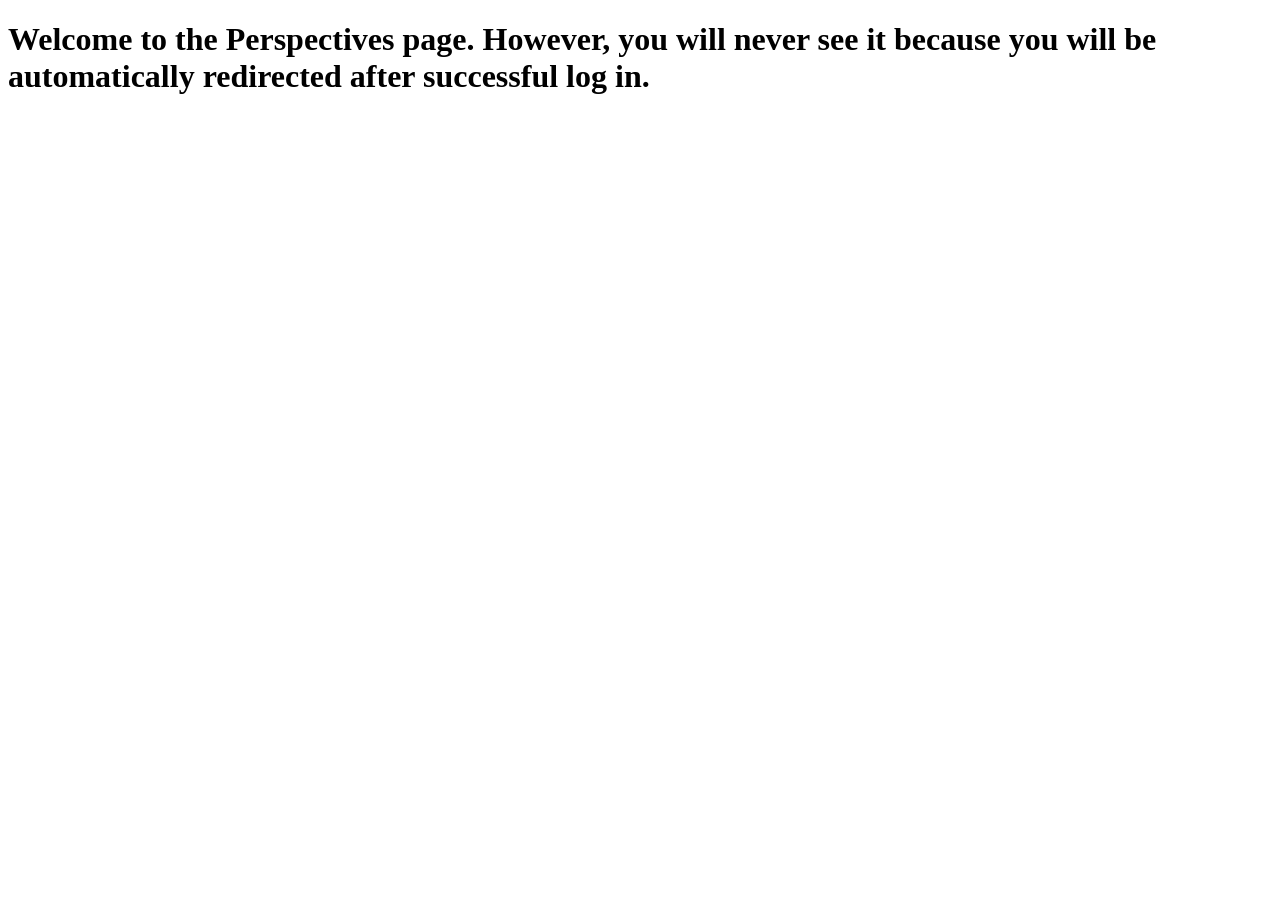
<file: src/main/resources/templates/perspectives.html>
<!DOCTYPE html>
<html xmlns="http://www.w3.org/1999/xhtml" xmlns:th="https://www.thymeleaf.org" lang="en">
<head>
    <title>Spring Boot App</title>
</head>
<body>
<h1>Welcome to the Perspectives page. However, you will never see it because you will be automatically
    redirected after successful log in.</h1>
</body>
</html>
</file>
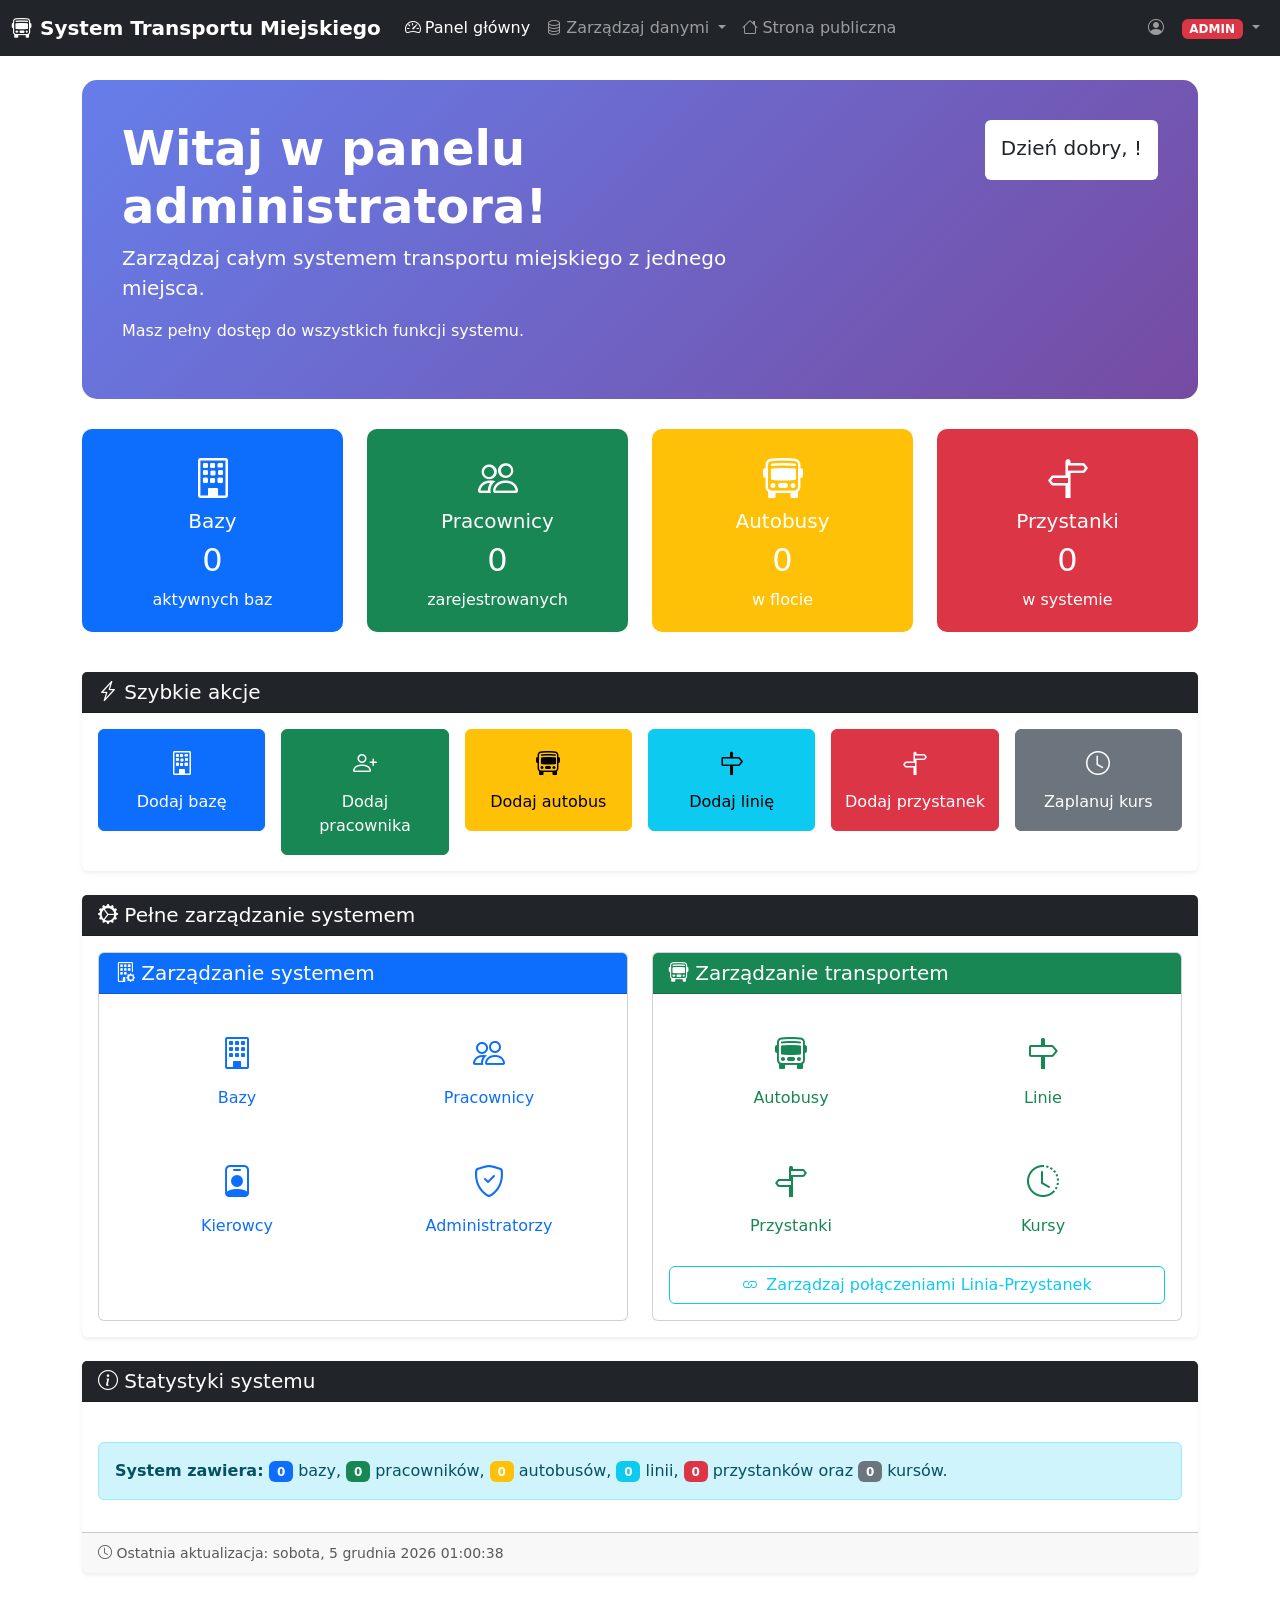
<file: src/main/resources/templates/admin/admin_main.html>
<!DOCTYPE html>
<html lang="en" xmlns:th="http://www.thymeleaf.org"
      xmlns:sec="https://www.thymeleaf.org/thymeleafextras-springsecurity6">
<head>
    <meta charset="UTF-8">
    <meta name="viewport" content="width=device-width, initial-scale=1">
    <title>Panel Administratora</title>

    <!-- Bootstrap 5 CSS -->
    <link href="https://cdn.jsdelivr.net/npm/bootstrap@5.3.0-alpha1/dist/css/bootstrap.min.css" rel="stylesheet">

    <!-- Bootstrap Icons -->
    <link rel="stylesheet" href="https://cdn.jsdelivr.net/npm/bootstrap-icons@1.10.3/font/bootstrap-icons.css">

    <style>
        .dashboard-card {
            transition: transform 0.3s;
            height: 100%;
        }
        .dashboard-card:hover {
            transform: translateY(-5px);
            box-shadow: 0 10px 20px rgba(0,0,0,0.1);
        }
        .stat-card {
            border-radius: 10px;
            padding: 20px;
            color: white;
            text-align: center;
        }
        .welcome-section {
            background: linear-gradient(135deg, #667eea 0%, #764ba2 100%);
            border-radius: 15px;
            padding: 40px;
            color: white;
            margin-bottom: 30px;
        }
        .navbar-brand {
            font-weight: bold;
        }
        .dropdown-menu {
            border: none;
            box-shadow: 0 0.5rem 1rem rgba(0, 0, 0, 0.15);
        }
        .activity-item {
            border-left: 3px solid #007bff;
            padding-left: 15px;
            margin-bottom: 15px;
        }
        .activity-item.success {
            border-left-color: #28a745;
        }
        .activity-item.warning {
            border-left-color: #ffc107;
        }
        .activity-item.danger {
            border-left-color: #dc3545;
        }
        .activity-time {
            font-size: 0.85rem;
            color: #6c757d;
        }
        .btn-management {
            height: 120px;
            display: flex;
            flex-direction: column;
            justify-content: center;
            align-items: center;
            padding: 20px;
            border: 2px solid transparent;
            transition: all 0.3s;
        }
        .btn-management:hover {
            border-color: #007bff;
            transform: translateY(-3px);
        }
    </style>
</head>
<body>
<!-- Navigation -->
<nav class="navbar navbar-expand-lg navbar-dark bg-dark">
    <div class="container-fluid">
        <a class="navbar-brand" th:href="@{/admin/main}">
            <i class="bi bi-bus-front me-2"></i>System Transportu Miejskiego
        </a>
        <button class="navbar-toggler" type="button" data-bs-toggle="collapse" data-bs-target="#navbarAdmin">
            <span class="navbar-toggler-icon"></span>
        </button>
        <div class="collapse navbar-collapse" id="navbarAdmin">
            <ul class="navbar-nav me-auto">
                <li class="nav-item">
                    <a class="nav-link active" th:href="@{/admin/main}">
                        <i class="bi bi-speedometer2 me-1"></i>Panel główny
                    </a>
                </li>
                <li class="nav-item dropdown">
                    <a class="nav-link dropdown-toggle" href="#" id="navbarDropdown" role="button"
                       data-bs-toggle="dropdown" aria-expanded="false">
                        <i class="bi bi-database me-1"></i>Zarządzaj danymi
                    </a>
                    <ul class="dropdown-menu" aria-labelledby="navbarDropdown">
                        <li><h6 class="dropdown-header">System</h6></li>
                        <li><a class="dropdown-item" th:href="@{/admin/bazy}"><i class="bi bi-building me-2"></i>Bazy</a></li>
                        <li><a class="dropdown-item" th:href="@{/admin/pracownicy}"><i class="bi bi-people me-2"></i>Pracownicy</a></li>
                        <li><a class="dropdown-item" th:href="@{/admin/kierowcy}"><i class="bi bi-person-badge me-2"></i>Kierowcy</a></li>
                        <li><a class="dropdown-item" th:href="@{/admin/autobusy}"><i class="bi bi-bus-front me-2"></i>Autobusy</a></li>
                        <li><a class="dropdown-item" th:href="@{/admin/administratorzy}"><i class="bi bi-shield-check me-2"></i>Administratorzy</a></li>
                        <li><hr class="dropdown-divider"></li>
                        <li><h6 class="dropdown-header">Transport</h6></li>
                        <li><a class="dropdown-item" th:href="@{/admin/linie}"><i class="bi bi-signpost me-2"></i>Linie</a></li>
                        <li><a class="dropdown-item" th:href="@{/admin/przystanki}"><i class="bi bi-signpost-split me-2"></i>Przystanki</a></li>
                        <li><a class="dropdown-item" th:href="@{/admin/linia-przystanek}"><i class="bi bi-link me-2"></i>Linia-Przystanek</a></li>
                        <li><a class="dropdown-item" th:href="@{/admin/kursy}"><i class="bi bi-clock-history me-2"></i>Kursy</a></li>
                    </ul>
                </li>
                <li class="nav-item">
                    <a class="nav-link" th:href="@{/}">
                        <i class="bi bi-house me-1"></i>Strona publiczna
                    </a>
                </li>
            </ul>
            <ul class="navbar-nav">
                <li class="nav-item dropdown">
                    <a class="nav-link dropdown-toggle" href="#" id="userDropdown" role="button"
                       data-bs-toggle="dropdown" aria-expanded="false">
                        <i class="bi bi-person-circle me-1"></i>
                        <span style="color:lightskyblue;" sec:authentication="principal.imie"></span>
                        <span class="badge bg-danger ms-2">ADMIN</span>
                    </a>
                    <ul class="dropdown-menu dropdown-menu-end" aria-labelledby="userDropdown">
                        <li>
                            <a class="dropdown-item" th:href="@{/admin/profil}">
                                <i class="bi bi-person-gear me-2"></i>Mój profil
                            </a>
                        </li>

                        <li><hr class="dropdown-divider"></li>
                        <li>
                            <form th:action="@{/logout}" method="post" style="display: inline;">
                                <button type="submit" class="dropdown-item">
                                    <i class="bi bi-box-arrow-right me-2"></i>Wyloguj się
                                </button>
                            </form>
                        </li>
                    </ul>
                </li>
            </ul>
        </div>
    </div>
</nav>

<div class="container mt-4">
    <!-- Welcome Section -->
    <div class="welcome-section">
        <div class="row">
            <div class="col-md-8">
                <h1 class="display-5 fw-bold">Witaj w panelu administratora!</h1>
                <p class="lead">Zarządzaj całym systemem transportu miejskiego z jednego miejsca.</p>
                <p>Masz pełny dostęp do wszystkich funkcji systemu. </p>
            </div>
            <div class="col-md-4 text-end">
                <div class="bg-white text-dark rounded p-3 d-inline-block">
                    <h5 class="mb-1">Dzień dobry, <span sec:authentication="principal.imie"></span>!</h5>
                </div>
            </div>
        </div>
    </div>

    <!-- Quick Stats -->
    <div class="row mb-4">
        <div class="col-md-3 mb-3">
            <div class="stat-card bg-primary">
                <i class="bi bi-building fs-1 mb-3"></i>
                <h5>Bazy</h5>
                <h2 th:text="${#lists.size(listBazy)}">0</h2>
                <p class="mb-0">aktywnych baz</p>
            </div>
        </div>
        <div class="col-md-3 mb-3">
            <div class="stat-card bg-success">
                <i class="bi bi-people fs-1 mb-3"></i>
                <h5>Pracownicy</h5>
                <h2 th:text="${#lists.size(listPracownicy)}">0</h2>
                <p class="mb-0">zarejestrowanych</p>
            </div>
        </div>
        <div class="col-md-3 mb-3">
            <div class="stat-card bg-warning">
                <i class="bi bi-bus-front fs-1 mb-3"></i>
                <h5>Autobusy</h5>
                <h2 th:text="${#lists.size(listAutobusy)}">0</h2>
                <p class="mb-0">w flocie</p>
            </div>
        </div>
        <div class="col-md-3 mb-3">
            <div class="stat-card bg-danger">
                <i class="bi bi-signpost-split fs-1 mb-3"></i>
                <h5>Przystanki</h5>
                <h2 th:text="${#lists.size(listPrzystanki)}">0</h2>
                <p class="mb-0">w systemie</p>
            </div>
        </div>
    </div>

    <!-- Quick Actions -->
    <div class="row mb-4">
        <div class="col-md-12">
            <div class="card border-0 shadow-sm">
                <div class="card-header bg-dark text-white">
                    <h5 class="mb-0"><i class="bi bi-lightning-charge"></i> Szybkie akcje</h5>
                </div>
                <div class="card-body">
                    <div class="row g-3">
                        <div class="col-6 col-md-2">
                            <a th:href="@{/admin/bazy}" class="btn btn-primary w-100 py-3">
                                <i class="bi bi-building fs-4 d-block mb-2"></i>
                                Dodaj bazę
                            </a>
                        </div>
                        <div class="col-6 col-md-2">
                            <a th:href="@{/admin/pracownicy}" class="btn btn-success w-100 py-3">
                                <i class="bi bi-person-plus fs-4 d-block mb-2"></i>
                                Dodaj pracownika
                            </a>
                        </div>
                        <div class="col-6 col-md-2">
                            <a th:href="@{/admin/autobusy}" class="btn btn-warning w-100 py-3">
                                <i class="bi bi-bus-front fs-4 d-block mb-2"></i>
                                Dodaj autobus
                            </a>
                        </div>
                        <div class="col-6 col-md-2">
                            <a th:href="@{/admin/linie}" class="btn btn-info w-100 py-3">
                                <i class="bi bi-signpost fs-4 d-block mb-2"></i>
                                Dodaj linię
                            </a>
                        </div>
                        <div class="col-6 col-md-2">
                            <a th:href="@{/admin/przystanki}" class="btn btn-danger w-100 py-3">
                                <i class="bi bi-signpost-split fs-4 d-block mb-2"></i>
                                Dodaj przystanek
                            </a>
                        </div>
                        <div class="col-6 col-md-2">
                            <a th:href="@{/admin/kursy}" class="btn btn-secondary w-100 py-3">
                                <i class="bi bi-clock fs-4 d-block mb-2"></i>
                                Zaplanuj kurs
                            </a>
                        </div>
                    </div>
                </div>
            </div>
        </div>
    </div>

    <!-- Complete Management Section -->
    <div class="row mb-4">
        <div class="col-md-12">
            <div class="card border-0 shadow-sm">
                <div class="card-header bg-dark text-white">
                    <h5 class="mb-0"><i class="bi bi-gear-wide-connected"></i> Pełne zarządzanie systemem</h5>
                </div>
                <div class="card-body">
                    <div class="row g-4">
                        <!-- System Management -->
                        <div class="col-md-6">
                            <div class="card h-100">
                                <div class="card-header bg-primary text-white">
                                    <h5 class="mb-0"><i class="bi bi-building-gear"></i> Zarządzanie systemem</h5>
                                </div>
                                <div class="card-body">
                                    <div class="row g-2">
                                        <div class="col-6">
                                            <a th:href="@{/admin/bazy}" class="btn btn-outline-primary w-100 btn-management">
                                                <i class="bi bi-building fs-2 mb-2"></i>
                                                Bazy
                                            </a>
                                        </div>
                                        <div class="col-6">
                                            <a th:href="@{/admin/pracownicy}" class="btn btn-outline-primary w-100 btn-management">
                                                <i class="bi bi-people fs-2 mb-2"></i>
                                                Pracownicy
                                            </a>
                                        </div>
                                        <div class="col-6">
                                            <a th:href="@{/admin/kierowcy}" class="btn btn-outline-primary w-100 btn-management">
                                                <i class="bi bi-person-badge fs-2 mb-2"></i>
                                                Kierowcy
                                            </a>
                                        </div>
                                        <div class="col-6">
                                            <a th:href="@{/admin/administratorzy}" class="btn btn-outline-primary w-100 btn-management">
                                                <i class="bi bi-shield-check fs-2 mb-2"></i>
                                                Administratorzy
                                            </a>
                                        </div>
                                    </div>
                                </div>
                            </div>
                        </div>

                        <!-- Transport Management -->
                        <div class="col-md-6">
                            <div class="card h-100">
                                <div class="card-header bg-success text-white">
                                    <h5 class="mb-0"><i class="bi bi-bus-front"></i> Zarządzanie transportem</h5>
                                </div>
                                <div class="card-body">
                                    <div class="row g-2">
                                        <div class="col-6">
                                            <a th:href="@{/admin/autobusy}" class="btn btn-outline-success w-100 btn-management">
                                                <i class="bi bi-bus-front fs-2 mb-2"></i>
                                                Autobusy
                                            </a>
                                        </div>
                                        <div class="col-6">
                                            <a th:href="@{/admin/linie}" class="btn btn-outline-success w-100 btn-management">
                                                <i class="bi bi-signpost fs-2 mb-2"></i>
                                                Linie
                                            </a>
                                        </div>
                                        <div class="col-6">
                                            <a th:href="@{/admin/przystanki}" class="btn btn-outline-success w-100 btn-management">
                                                <i class="bi bi-signpost-split fs-2 mb-2"></i>
                                                Przystanki
                                            </a>
                                        </div>
                                        <div class="col-6">
                                            <a th:href="@{/admin/kursy}" class="btn btn-outline-success w-100 btn-management">
                                                <i class="bi bi-clock-history fs-2 mb-2"></i>
                                                Kursy
                                            </a>
                                        </div>
                                        <div class="col-12 mt-2">
                                            <a th:href="@{/admin/linia-przystanek}" class="btn btn-outline-info w-100">
                                                <i class="bi bi-link me-2"></i>Zarządzaj połączeniami Linia-Przystanek
                                            </a>
                                        </div>
                                    </div>
                                </div>
                            </div>
                        </div>
                    </div>
                </div>
            </div>
        </div>
    </div>

    <!-- Recent Activity -->
    <div class="row mb-4">
        <div class="col-md-12">
            <div class="card border-0 shadow-sm">
                <div class="card-header bg-dark text-white">
                    <h5 class="mb-0"><i class="bi bi-info-circle"></i> Statystyki systemu</h5>
                </div>
                <div class="card-body">
                    <div class="mt-4">
                        <div class="alert alert-info">
                            <strong>System zawiera: </strong>
                            <span th:text="${#lists.size(listBazy)}" class="badge bg-primary">0</span> bazy,
                            <span th:text="${#lists.size(listPracownicy)}" class="badge bg-success">0</span> pracowników,
                            <span th:text="${#lists.size(listAutobusy)}" class="badge bg-warning">0</span> autobusów,
                            <span th:text="${#lists.size(listLinie)}" class="badge bg-info">0</span> linii,
                            <span th:text="${#lists.size(listPrzystanki)}" class="badge bg-danger">0</span> przystanków oraz
                            <span th:text="${#lists.size(listKursy)}" class="badge bg-secondary">0</span> kursów.
                        </div>
                    </div>
                </div>
                <div class="card-footer text-muted">
                    <small>
                        <i class="bi bi-clock"></i> Ostatnia aktualizacja: <span id="currentDateTime"></span>
                    </small>
                </div>
            </div>
        </div>
    </div>

</div>

<!-- Bootstrap JS Bundle with Popper -->
<script src="https://cdn.jsdelivr.net/npm/bootstrap@5.3.0-alpha1/dist/js/bootstrap.bundle.min.js"></script>

<script>
    // Inicjalizacja dropdownów
    document.addEventListener('DOMContentLoaded', function() {
        var dropdownElementList = [].slice.call(document.querySelectorAll('.dropdown-toggle'));
        var dropdownList = dropdownElementList.map(function (dropdownToggleEl) {
            return new bootstrap.Dropdown(dropdownToggleEl);
        });

        // Aktualna data i czas
        function updateDateTime() {
            const now = new Date();
            const options = {
                weekday: 'long',
                year: 'numeric',
                month: 'long',
                day: 'numeric',
                hour: '2-digit',
                minute: '2-digit',
                second: '2-digit'
            };
            const dateTimeString = now.toLocaleDateString('pl-PL', options);
            document.getElementById('currentDateTime').textContent = dateTimeString;
        }

        updateDateTime();
        setInterval(updateDateTime, 1000);
    });
</script>
</body>
</html>
</file>
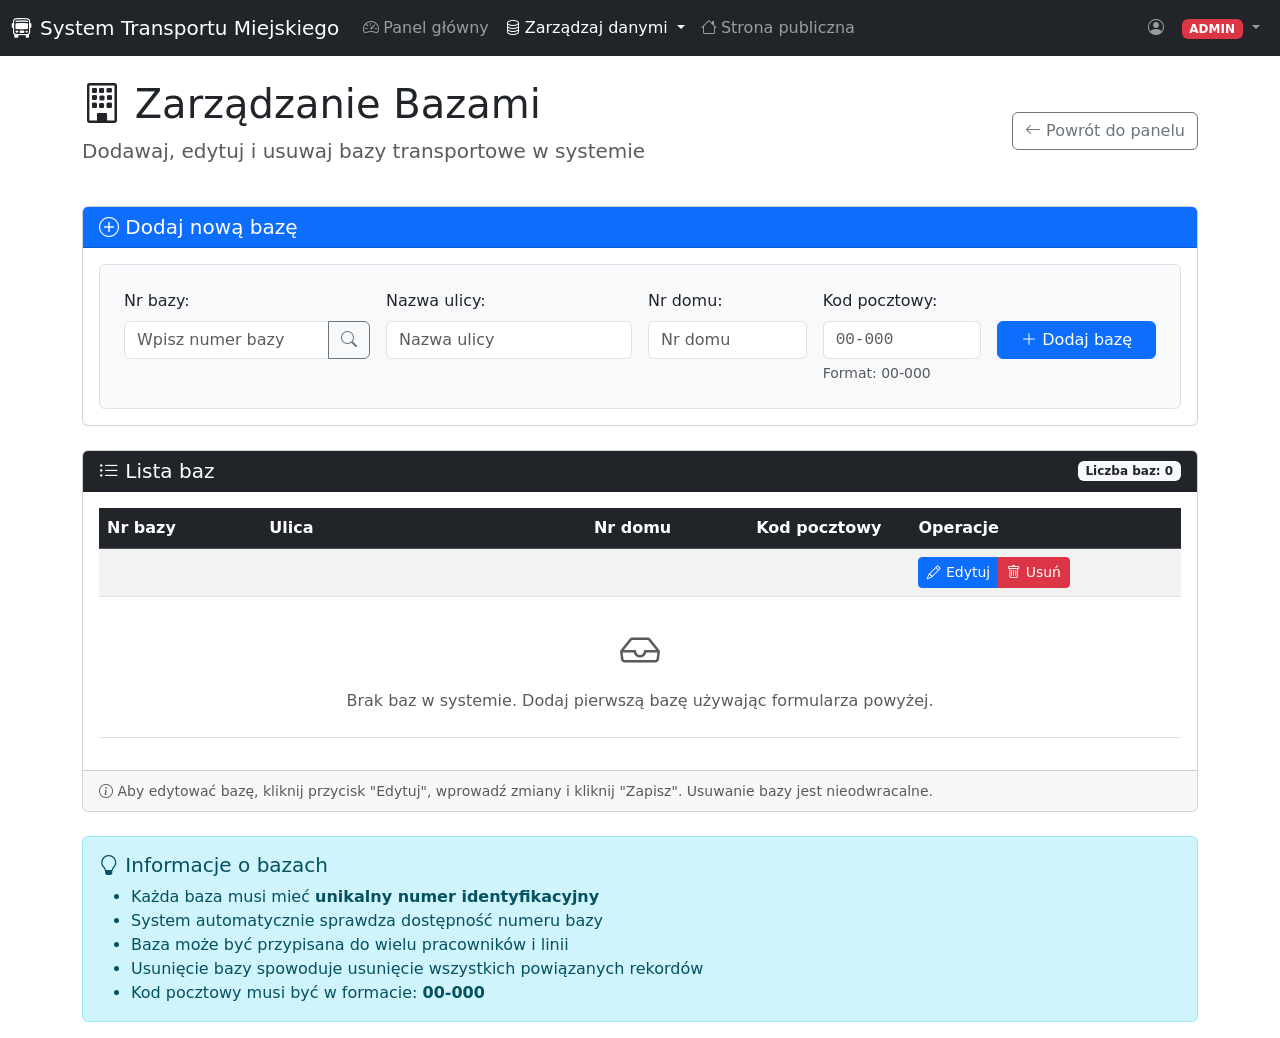
<file: src/main/resources/templates/admin/bazy.html>
<!DOCTYPE html>
<html lang="en" xmlns:th="http://www.thymeleaf.org"
      xmlns:sec="https://www.thymeleaf.org/thymeleafextras-springsecurity6">
<head>
    <meta charset="UTF-8">
    <meta name="viewport" content="width=device-width, initial-scale=1">
    <title>Zarządzanie Bazami - Panel Administratora</title>

    <!-- Bootstrap 5 CSS -->
    <link href="https://cdn.jsdelivr.net/npm/bootstrap@5.3.0-alpha1/dist/css/bootstrap.min.css" rel="stylesheet">

    <!-- Bootstrap Icons -->
    <link rel="stylesheet" href="https://cdn.jsdelivr.net/npm/bootstrap-icons@1.10.3/font/bootstrap-icons.css">

    <style>
        .table-input {
            width: 100%;
            border: 1px solid #dee2e6;
            padding: 0.375rem 0.75rem;
            border-radius: 0.25rem;
            transition: all 0.3s;
        }
        .table-input:focus {
            border-color: #86b7fe;
            outline: 0;
            box-shadow: 0 0 0 0.25rem rgba(13,110,253,.25);
        }
        .table-input.valid {
            border-color: #198754;
            box-shadow: 0 0 0 0.25rem rgba(25,135,84,.25);
        }
        .table-input.invalid {
            border-color: #dc3545;
            box-shadow: 0 0 0 0.25rem rgba(220,53,69,.25);
        }
        .table-input[readonly] {
            background-color: #e9ecef;
            opacity: 1;
        }
        .narrow-font {
            font-family: 'Courier New', monospace;
        }
        .form-card {
            border: 1px solid #dee2e6;
            border-radius: 0.375rem;
            padding: 1.5rem;
            background-color: #f8f9fa;
        }
        .status-indicator {
            display: inline-block;
            width: 12px;
            height: 12px;
            border-radius: 50%;
            margin-right: 8px;
        }
        .status-available {
            background-color: #28a745;
        }
        .status-taken {
            background-color: #dc3545;
        }
        .btn-check:checked + .btn-outline-success {
            background-color: #198754;
            color: white;
        }
        .btn-check:checked + .btn-outline-danger {
            background-color: #dc3545;
            color: white;
        }
        .spinner-border-sm {
            width: 1rem;
            height: 1rem;
            border-width: 0.2em;
        }

        /* Toast Animations */
        @keyframes slideInRight {
            from {
                transform: translateX(100%);
                opacity: 0;
            }
            to {
                transform: translateX(0);
                opacity: 1;
            }
        }

        @keyframes slideOutRight {
            from {
                transform: translateX(0);
                opacity: 1;
            }
            to {
                transform: translateX(100%);
                opacity: 0;
            }
        }

        .toast {
            min-width: 300px;
            box-shadow: 0 0.5rem 1rem rgba(0, 0, 0, 0.15);
            border-radius: 0.5rem;
            margin-bottom: 0.75rem;
            animation: slideInRight 0.3s ease-out;
        }

        .toast.fade {
            animation: slideOutRight 0.3s ease-out;
        }

        /* Toast icons */
        .toast-body i {
            font-size: 1.2rem;
        }

        /* Animation for success update */
        .table-success {
            background-color: rgba(40, 167, 69, 0.1) !important;
            transition: background-color 0.5s ease;
        }

        /* Smooth row removal */
        .fade-out {
            opacity: 0;
            transition: opacity 0.5s ease;
        }
    </style>
</head>
<body>
<!-- Navigation -->
<nav class="navbar navbar-expand-lg navbar-dark bg-dark">
    <div class="container-fluid">
        <a class="navbar-brand" th:href="@{/admin/main}">
            <i class="bi bi-bus-front me-2"></i>System Transportu Miejskiego
        </a>
        <button class="navbar-toggler" type="button" data-bs-toggle="collapse" data-bs-target="#navbarAdmin">
            <span class="navbar-toggler-icon"></span>
        </button>
        <div class="collapse navbar-collapse" id="navbarAdmin">
            <ul class="navbar-nav me-auto">
                <li class="nav-item">
                    <a class="nav-link" th:href="@{/admin/main}">
                        <i class="bi bi-speedometer2 me-1"></i>Panel główny
                    </a>
                </li>
                <li class="nav-item dropdown">
                    <a class="nav-link dropdown-toggle active" href="#" id="navbarDropdown" role="button"
                       data-bs-toggle="dropdown" aria-expanded="false">
                        <i class="bi bi-database me-1"></i>Zarządzaj danymi
                    </a>
                    <ul class="dropdown-menu" aria-labelledby="navbarDropdown">
                        <li><h6 class="dropdown-header">System</h6></li>
                        <li><a class="dropdown-item active" th:href="@{/admin/bazy}"><i class="bi bi-building me-2"></i>Bazy</a></li>
                        <li><a class="dropdown-item" th:href="@{/admin/pracownicy}"><i class="bi bi-people me-2"></i>Pracownicy</a></li>
                        <li><a class="dropdown-item" th:href="@{/admin/kierowcy}"><i class="bi bi-person-badge me-2"></i>Kierowcy</a></li>
                        <li><a class="dropdown-item" th:href="@{/admin/autobusy}"><i class="bi bi-bus-front me-2"></i>Autobusy</a></li>
                        <li><a class="dropdown-item" th:href="@{/admin/administratorzy}"><i class="bi bi-shield-check me-2"></i>Administratorzy</a></li>
                        <li><hr class="dropdown-divider"></li>
                        <li><h6 class="dropdown-header">Transport</h6></li>
                        <li><a class="dropdown-item" th:href="@{/admin/linie}"><i class="bi bi-signpost me-2"></i>Linie</a></li>
                        <li><a class="dropdown-item" th:href="@{/admin/przystanki}"><i class="bi bi-signpost-split me-2"></i>Przystanki</a></li>
                        <li><a class="dropdown-item" th:href="@{/admin/linia-przystanek}"><i class="bi bi-link me-2"></i>Linia-Przystanek</a></li>
                        <li><a class="dropdown-item" th:href="@{/admin/kursy}"><i class="bi bi-clock-history me-2"></i>Kursy</a></li>
                    </ul>
                </li>
                <li class="nav-item">
                    <a class="nav-link" th:href="@{/}">
                        <i class="bi bi-house me-1"></i>Strona publiczna
                    </a>
                </li>
            </ul>
            <ul class="navbar-nav">
                <li class="nav-item dropdown">
                    <a class="nav-link dropdown-toggle" href="#" id="userDropdown" role="button"
                       data-bs-toggle="dropdown" aria-expanded="false">
                        <i class="bi bi-person-circle me-1"></i>
                        <span style="color:lightskyblue;" sec:authentication="principal.imie"></span>
                        <span class="badge bg-danger ms-2">ADMIN</span>
                    </a>
                    <ul class="dropdown-menu dropdown-menu-end" aria-labelledby="userDropdown">
                        <li>
                            <a class="dropdown-item" th:href="@{/admin/profil}">
                                <i class="bi bi-person-gear me-2"></i>Mój profil
                            </a>
                        </li>
                        <li><hr class="dropdown-divider"></li>
                        <li>
                            <form th:action="@{/logout}" method="post" style="display: inline;">
                                <button type="submit" class="dropdown-item">
                                    <i class="bi bi-box-arrow-right me-2"></i>Wyloguj się
                                </button>
                            </form>
                        </li>
                    </ul>
                </li>
            </ul>
        </div>
    </div>
</nav>

<div class="container mt-4">
    <!-- Page Header -->
    <div class="row mb-4">
        <div class="col-md-12">
            <div class="d-flex justify-content-between align-items-center">
                <div>
                    <h1><i class="bi bi-building"></i> Zarządzanie Bazami</h1>
                    <p class="lead text-muted">Dodawaj, edytuj i usuwaj bazy transportowe w systemie</p>
                </div>
                <div>
                    <a th:href="@{/admin/main}" class="btn btn-outline-secondary">
                        <i class="bi bi-arrow-left"></i> Powrót do panelu
                    </a>
                </div>
            </div>
        </div>
    </div>

    <!-- Formularz dodawania nowej bazy -->
    <div class="row mb-4">
        <div class="col-md-12">
            <div class="card">
                <div class="card-header bg-primary text-white">
                    <h5 class="mb-0"><i class="bi bi-plus-circle"></i> Dodaj nową bazę</h5>
                </div>
                <div class="card-body">
                    <form class="form-card" id="addBazaForm">
                        <div class="row g-3">
                            <div class="col-md-3">
                                <label class="form-label">Nr bazy:</label>
                                <div class="input-group">
                                    <input type="number" class="form-control"
                                           id="nr_bazy" placeholder="Wpisz numer bazy"
                                           required min="1">
                                    <button class="btn btn-outline-secondary" type="button"
                                            id="checkBazaBtn" onclick="checkBazaAvailability()">
                                        <i class="bi bi-search"></i>
                                    </button>
                                </div>
                                <div class="form-text">
                                        <span id="bazaStatus" class="d-none">
                                            <span class="status-indicator" id="statusIndicator"></span>
                                            <span id="statusText"></span>
                                        </span>
                                    <span class="d-none" id="loadingStatus">
                                            <span class="spinner-border spinner-border-sm text-primary" role="status"></span>
                                            Sprawdzanie dostępności...
                                        </span>
                                </div>
                                <div class="invalid-feedback" id="nr_bazy_feedback">
                                    Proszę podać numer bazy.
                                </div>
                            </div>
                            <div class="col-md-3">
                                <label class="form-label">Nazwa ulicy:</label>
                                <input type="text" class="form-control"
                                       id="nazwa_ulicy" placeholder="Nazwa ulicy" required>
                                <div class="invalid-feedback">
                                    Proszę podać nazwę ulicy.
                                </div>
                            </div>
                            <div class="col-md-2">
                                <label class="form-label">Nr domu:</label>
                                <input type="text" class="form-control"
                                       id="nr_porzadkowy_ulicy" placeholder="Nr domu" required>
                                <div class="invalid-feedback">
                                    Proszę podać numer domu.
                                </div>
                            </div>
                            <div class="col-md-2">
                                <label class="form-label">Kod pocztowy:</label>
                                <input type="text" class="form-control narrow-font"
                                       id="kod_pocztowy" placeholder="00-000" pattern="\d{2}-\d{3}"
                                       required>
                                <div class="form-text">Format: 00-000</div>
                                <div class="invalid-feedback">
                                    Proszę podać kod pocztowy w formacie 00-000.
                                </div>
                            </div>
                            <div class="col-md-2 d-flex flex-column">
                                <div class="mb-2" style="height: 24px;"></div>
                                <button type="button" class="btn btn-primary w-100" id="submitBtn" onclick="saveBazaAjax()">
                                    <i class="bi bi-plus-lg"></i> Dodaj bazę
                                </button>
                            </div>
                        </div>
                    </form>
                </div>
            </div>
        </div>
    </div>

    <!-- Lista istniejących baz -->
    <div class="row">
        <div class="col-md-12">
            <div class="card">
                <div class="card-header bg-dark text-white">
                    <div class="d-flex justify-content-between align-items-center">
                        <h5 class="mb-0"><i class="bi bi-list-ul"></i> Lista baz</h5>
                        <span class="badge bg-light text-dark">
                            Liczba baz: <span id="bazyCount" th:text="${#lists.size(listBazy)}" class="fw-bold">0</span>
                        </span>
                    </div>
                </div>
                <div class="card-body">
                    <div class="table-responsive">
                        <table class="table table-hover table-striped">
                            <thead class="table-dark">
                            <tr>
                                <th width="15%">Nr bazy</th>
                                <th width="30%">Ulica</th>
                                <th width="15%">Nr domu</th>
                                <th width="15%">Kod pocztowy</th>
                                <th width="25%">Operacje</th>
                            </tr>
                            </thead>
                            <tbody id="bazyTableBody">
                            <tr th:each="baza : ${listBazy}" th:id="'baza-row-' + ${baza.nr_bazy}">
                                <td th:text="${baza.nr_bazy}"></td>
                                <td>
                                    <span th:text="${baza.nazwa_ulicy}" th:id="'nazwa-text-' + ${baza.nr_bazy}"></span>
                                    <input type="text" class="form-control d-none"
                                           th:id="'nazwa-input-' + ${baza.nr_bazy}"
                                           th:value="${baza.nazwa_ulicy}">
                                </td>
                                <td>
                                    <span th:text="${baza.nr_porzadkowy_ulicy}" th:id="'nr-ulicy-text-' + ${baza.nr_bazy}"></span>
                                    <input type="text" class="form-control d-none"
                                           th:id="'nr-ulicy-input-' + ${baza.nr_bazy}"
                                           th:value="${baza.nr_porzadkowy_ulicy}">
                                </td>
                                <td>
                                    <span th:text="${baza.kod_pocztowy}" th:id="'kod-text-' + ${baza.nr_bazy}"></span>
                                    <input type="text" class="form-control narrow-font d-none"
                                           th:id="'kod-input-' + ${baza.nr_bazy}"
                                           th:value="${baza.kod_pocztowy}"
                                           pattern="\d{2}-\d{3}">
                                </td>
                                <td>
                                    <div class="btn-group" role="group">
                                        <button type="button" class="btn btn-primary btn-sm edit-btn"
                                                th:onclick="'editBaza(' + ${baza.nr_bazy} + ')'">
                                            <i class="bi bi-pencil"></i> Edytuj
                                        </button>
                                        <button type="button" class="btn btn-success btn-sm d-none save-btn"
                                                th:onclick="'saveBaza(' + ${baza.nr_bazy} + ')'">
                                            <i class="bi bi-save"></i> Zapisz
                                        </button>
                                        <button type="button" class="btn btn-secondary btn-sm d-none cancel-btn"
                                                th:onclick="'cancelEdit(' + ${baza.nr_bazy} + ')'">
                                            <i class="bi bi-x"></i> Anuluj
                                        </button>
                                        <button type="button" class="btn btn-danger btn-sm"
                                                th:onclick="'deleteBaza(' + ${baza.nr_bazy} + ')'">
                                            <i class="bi bi-trash"></i> Usuń
                                        </button>
                                    </div>
                                </td>
                            </tr>
                            <tr th:if="${#lists.isEmpty(listBazy)}" id="emptyTableRow">
                                <td colspan="5" class="text-center text-muted py-4">
                                    <i class="bi bi-inbox fs-1 d-block mb-2"></i>
                                    Brak baz w systemie. Dodaj pierwszą bazę używając formularza powyżej.
                                </td>
                            </tr>
                            </tbody>
                        </table>
                    </div>
                </div>
                <div class="card-footer text-muted">
                    <small>
                        <i class="bi bi-info-circle"></i>
                        Aby edytować bazę, kliknij przycisk "Edytuj", wprowadź zmiany i kliknij "Zapisz".
                        Usuwanie bazy jest nieodwracalne.
                    </small>
                </div>
            </div>
        </div>
    </div>

    <!-- Informacje dodatkowe -->
    <div class="row mt-4">
        <div class="col-md-12">
            <div class="alert alert-info">
                <h5><i class="bi bi-lightbulb"></i> Informacje o bazach</h5>
                <ul class="mb-0">
                    <li>Każda baza musi mieć <strong>unikalny numer identyfikacyjny</strong></li>
                    <li>System automatycznie sprawdza dostępność numeru bazy</li>
                    <li>Baza może być przypisana do wielu pracowników i linii</li>
                    <li>Usunięcie bazy spowoduje usunięcie wszystkich powiązanych rekordów</li>
                    <li>Kod pocztowy musi być w formacie: <strong>00-000</strong></li>
                </ul>
            </div>
        </div>
    </div>
</div>

<!-- Toast Container -->
<div class="toast-container position-fixed top-0 end-0 p-3" style="z-index: 1055"></div>

<!-- Bootstrap JS Bundle with Popper -->
<script src="https://cdn.jsdelivr.net/npm/bootstrap@5.3.0-alpha1/dist/js/bootstrap.bundle.min.js"></script>

<script>
    // ====================== GLOBAL STATE ======================
    let bazaAvailable = false;
    let checkingInProgress = false;

    // ====================== TOAST FUNCTIONS ======================
    function showToast(type, message) {
        const colors = {
            'success': {bg: 'text-bg-success', icon: 'bi-check-circle-fill'},
            'error': {bg: 'text-bg-danger', icon: 'bi-exclamation-triangle-fill'},
            'warning': {bg: 'text-bg-warning', icon: 'bi-exclamation-circle-fill'},
            'info': {bg: 'text-bg-info', icon: 'bi-info-circle-fill'}
        };

        const toastId = 'toast-' + Date.now();
        const toastHtml = `
        <div id="${toastId}" class="toast align-items-center ${colors[type].bg} border-0"
             role="alert" aria-live="assertive" aria-atomic="true">
            <div class="d-flex">
                <div class="toast-body">
                    <i class="bi ${colors[type].icon} me-2"></i>
                    ${message}
                </div>
                <button type="button" class="btn-close btn-close-white me-2 m-auto"
                        data-bs-dismiss="toast" aria-label="Close"></button>
            </div>
        </div>
    `;

        const container = document.querySelector('.toast-container');
        container.insertAdjacentHTML('beforeend', toastHtml);

        const toastEl = document.getElementById(toastId);
        const toast = new bootstrap.Toast(toastEl, {
            animation: true,
            autohide: true,
            delay: 3000
        });

        toast.show();

        toastEl.addEventListener('hidden.bs.toast', () => {
            toastEl.remove();
        });
    }

    // ====================== SPRAWDZANIE NUMERU BAZY ======================
    function checkBazaAvailability() {
        const nrBazyInput = document.getElementById('nr_bazy');
        const nrBazy = nrBazyInput.value.trim();

        if (!nrBazy || nrBazy < 1) {
            showBazaStatus('error', 'Proszę podać prawidłowy numer bazy');
            bazaAvailable = false;
            updateSubmitButton();
            return;
        }

        // Pokaż spinner
        document.getElementById('loadingStatus').classList.remove('d-none');
        document.getElementById('bazaStatus').classList.add('d-none');
        checkingInProgress = true;
        updateSubmitButton();

        // Wyślij zapytanie AJAX
        fetch(`/admin/checkBaza/${nrBazy}`)
            .then(response => response.json())
            .then(data => {
                if (data.exists) {
                    showBazaStatus('taken', `Numer bazy ${nrBazy} jest już zajęty!`);
                    bazaAvailable = false;
                } else {
                    showBazaStatus('available', `Numer bazy ${nrBazy} jest dostępny`);
                    bazaAvailable = true;
                }
            })
            .catch(error => {
                console.error('Błąd:', error);
                showBazaStatus('error', 'Wystąpił błąd podczas sprawdzania');
                bazaAvailable = false;
            })
            .finally(() => {
                // Ukryj spinner
                document.getElementById('loadingStatus').classList.add('d-none');
                checkingInProgress = false;
                updateSubmitButton();
            });
    }

    function showBazaStatus(status, message) {
        const statusElement = document.getElementById('bazaStatus');
        const indicator = document.getElementById('statusIndicator');
        const text = document.getElementById('statusText');

        statusElement.classList.remove('d-none');

        indicator.className = 'status-indicator';
        if (status === 'available') {
            indicator.classList.add('status-available');
            text.className = 'text-success';
        } else if (status === 'taken') {
            indicator.classList.add('status-taken');
            text.className = 'text-danger';
        } else {
            indicator.classList.add('status-taken');
            text.className = 'text-danger';
        }

        text.textContent = message;
    }

    function updateSubmitButton() {
        const submitBtn = document.getElementById('submitBtn');
        const nrBazyInput = document.getElementById('nr_bazy');

        if (checkingInProgress) {
            submitBtn.disabled = true;
            submitBtn.innerHTML = '<i class="bi bi-hourglass-split"></i> Sprawdzanie...';
        } else if (nrBazyInput.value.trim() && bazaAvailable) {
            submitBtn.disabled = false;
            submitBtn.innerHTML = '<i class="bi bi-plus-lg"></i> Dodaj bazę';
        } else {
            submitBtn.disabled = true;
            submitBtn.innerHTML = '<i class="bi bi-plus-lg"></i> Dodaj bazę';
        }
    }

    // ====================== DODAWANIE BAZY (AJAX) ======================
    function saveBazaAjax() {
        // Walidacja przed wysłaniem
        if (!bazaAvailable) {
            showToast('error', 'Proszę sprawdzić dostępność numeru bazy przed dodaniem!');
            return;
        }

        const kodPocztowy = document.getElementById('kod_pocztowy');
        const zipPattern = /^\d{2}-\d{3}$/;
        if (!zipPattern.test(kodPocztowy.value)) {
            showToast('error', 'Proszę podać prawidłowy kod pocztowy w formacie 00-000');
            kodPocztowy.focus();
            return;
        }

        // Przygotuj dane
        const bazaData = {
            nr_bazy: parseInt(document.getElementById('nr_bazy').value),
            nazwa_ulicy: document.getElementById('nazwa_ulicy').value,
            nr_porzadkowy_ulicy: parseInt(document.getElementById('nr_porzadkowy_ulicy').value),
            kod_pocztowy: document.getElementById('kod_pocztowy').value
        };

        // Pokaż loading
        const submitBtn = document.getElementById('submitBtn');
        const originalText = submitBtn.innerHTML;
        submitBtn.disabled = true;
        submitBtn.innerHTML = '<span class="spinner-border spinner-border-sm"></span> Dodawanie...';

        // Wyślij przez AJAX
        fetch('/admin/saveBazaAjax', {
            method: 'POST',
            headers: {
                'Content-Type': 'application/json',
            },
            body: JSON.stringify(bazaData)
        })
            .then(response => response.json())
            .then(data => {
                if (data.success) {
                    showToast(data.type, data.message);

                    // Wyczyść formularz
                    document.getElementById('addBazaForm').reset();
                    bazaAvailable = false;
                    document.getElementById('bazaStatus').classList.add('d-none');
                    updateSubmitButton();

                    // Dodaj nowy wiersz do tabeli
                    addBazaToTable(bazaData);

                    // Zaktualizuj licznik
                    updateBazyCount();
                } else {
                    showToast(data.type, data.message);
                }
            })
            .catch(error => {
                showToast('error', 'Błąd połączenia z serwerem');
                console.error('Error:', error);
            })
            .finally(() => {
                submitBtn.disabled = false;
                submitBtn.innerHTML = originalText;
            });
    }

    function addBazaToTable(baza) {
        // Usuń komunikat o pustej tabeli jeśli istnieje
        const emptyRow = document.getElementById('emptyTableRow');
        if (emptyRow) {
            emptyRow.remove();
        }

        const tableBody = document.getElementById('bazyTableBody');
        const newRow = document.createElement('tr');
        newRow.id = `baza-row-${baza.nr_bazy}`;

        newRow.innerHTML = `
        <td>${baza.nr_bazy}</td>
        <td>
            <span id="nazwa-text-${baza.nr_bazy}">${baza.nazwa_ulicy}</span>
            <input type="text" class="form-control d-none"
                   id="nazwa-input-${baza.nr_bazy}"
                   value="${baza.nazwa_ulicy}">
        </td>
        <td>
            <span id="nr-ulicy-text-${baza.nr_bazy}">${baza.nr_porzadkowy_ulicy}</span>
            <input type="text" class="form-control d-none"
                   id="nr-ulicy-input-${baza.nr_bazy}"
                   value="${baza.nr_porzadkowy_ulicy}">
        </td>
        <td>
            <span id="kod-text-${baza.nr_bazy}">${baza.kod_pocztowy}</span>
            <input type="text" class="form-control narrow-font d-none"
                   id="kod-input-${baza.nr_bazy}"
                   value="${baza.kod_pocztowy}"
                   pattern="\\d{2}-\\d{3}">
        </td>
        <td>
            <div class="btn-group" role="group">
                <button type="button" class="btn btn-primary btn-sm edit-btn"
                        onclick="editBaza(${baza.nr_bazy})">
                    <i class="bi bi-pencil"></i> Edytuj
                </button>
                <button type="button" class="btn btn-success btn-sm d-none save-btn"
                        onclick="saveBaza(${baza.nr_bazy})">
                    <i class="bi bi-save"></i> Zapisz
                </button>
                <button type="button" class="btn btn-secondary btn-sm d-none cancel-btn"
                        onclick="cancelEdit(${baza.nr_bazy})">
                    <i class="bi bi-x"></i> Anuluj
                </button>
                <button type="button" class="btn btn-danger btn-sm"
                        onclick="deleteBaza(${baza.nr_bazy})">
                    <i class="bi bi-trash"></i> Usuń
                </button>
            </div>
        </td>
    `;

        tableBody.appendChild(newRow);
    }

    // ====================== EDYCJA BAZY (AJAX) ======================
    function editBaza(id) {
        // Ukryj przycisk edytuj, pokaż zapisz i anuluj
        document.querySelector(`button.edit-btn[onclick*="${id}"]`).classList.add('d-none');
        document.querySelector(`button.save-btn[onclick*="${id}"]`).classList.remove('d-none');
        document.querySelector(`button.cancel-btn[onclick*="${id}"]`).classList.remove('d-none');

        // Zamień spany na inputy
        document.getElementById(`nazwa-text-${id}`).classList.add('d-none');
        document.getElementById(`nazwa-input-${id}`).classList.remove('d-none');

        document.getElementById(`nr-ulicy-text-${id}`).classList.add('d-none');
        document.getElementById(`nr-ulicy-input-${id}`).classList.remove('d-none');

        document.getElementById(`kod-text-${id}`).classList.add('d-none');
        document.getElementById(`kod-input-${id}`).classList.remove('d-none');
    }

    function cancelEdit(id) {
        // Przywróć przyciski
        document.querySelector(`button.edit-btn[onclick*="${id}"]`).classList.remove('d-none');
        document.querySelector(`button.save-btn[onclick*="${id}"]`).classList.add('d-none');
        document.querySelector(`button.cancel-btn[onclick*="${id}"]`).classList.add('d-none');

        // Przywróć spany, ukryj inputy
        document.getElementById(`nazwa-text-${id}`).classList.remove('d-none');
        document.getElementById(`nazwa-input-${id}`).classList.add('d-none');

        document.getElementById(`nr-ulicy-text-${id}`).classList.remove('d-none');
        document.getElementById(`nr-ulicy-input-${id}`).classList.add('d-none');

        document.getElementById(`kod-text-${id}`).classList.remove('d-none');
        document.getElementById(`kod-input-${id}`).classList.add('d-none');
    }

    function saveBaza(id) {
        const bazaData = {
            nr_bazy: id,
            nazwa_ulicy: document.getElementById(`nazwa-input-${id}`).value,
            nr_porzadkowy_ulicy: parseInt(document.getElementById(`nr-ulicy-input-${id}`).value),
            kod_pocztowy: document.getElementById(`kod-input-${id}`).value
        };

        // Walidacja kodu pocztowego
        const zipPattern = /^\d{2}-\d{3}$/;
        if (!zipPattern.test(bazaData.kod_pocztowy)) {
            showToast('error', 'Nieprawidłowy format kodu pocztowego. Wymagany format: 00-000');
            return;
        }

        // Pokaż loading na przycisku
        const saveBtn = document.querySelector(`button.save-btn[onclick*="${id}"]`);
        const originalText = saveBtn.innerHTML;
        saveBtn.disabled = true;
        saveBtn.innerHTML = '<span class="spinner-border spinner-border-sm"></span>';

        // Wyślij przez AJAX
        fetch('/admin/updateBazaAjax', {
            method: 'POST',
            headers: {
                'Content-Type': 'application/json',
            },
            body: JSON.stringify(bazaData)
        })
            .then(response => response.json())
            .then(data => {
                if (data.success) {
                    // Zaktualizuj widok
                    document.getElementById(`nazwa-text-${id}`).textContent = bazaData.nazwa_ulicy;
                    document.getElementById(`nr-ulicy-text-${id}`).textContent = bazaData.nr_porzadkowy_ulicy;
                    document.getElementById(`kod-text-${id}`).textContent = bazaData.kod_pocztowy;

                    // Przywróć widok (zamykamy tryb edycji)
                    cancelEdit(id);

                    // Pokaż toast
                    showToast('success', data.message);

                    // Efekt wizualny
                    const row = document.getElementById(`baza-row-${id}`);
                    row.classList.add('table-success');
                    setTimeout(() => row.classList.remove('table-success'), 1000);
                } else {
                    showToast('error', data.message);
                }
            })
            .catch(error => {
                showToast('error', 'Wystąpił błąd podczas zapisywania');
                console.error('Error:', error);
            })
            .finally(() => {
                saveBtn.disabled = false;
                saveBtn.innerHTML = originalText;
            });
    }

    // ====================== USUWANIE BAZY (AJAX) ======================
    function deleteBaza(id) {
        if (!confirm(`Czy na pewno chcesz usunąć bazę nr ${id}?`)) {
            return;
        }

        const deleteBtn = document.querySelector(`button[onclick*="deleteBaza(${id})"]`);
        const originalText = deleteBtn.innerHTML;
        deleteBtn.disabled = true;
        deleteBtn.innerHTML = '<span class="spinner-border spinner-border-sm"></span>';

        fetch(`/admin/deleteBazaAjax/${id}`, {
            method: 'DELETE'
        })
            .then(response => response.json())
            .then(data => {
                if (data.success) {
                    showToast('success', data.message);

                    // Usuń wiersz z animacją
                    const row = document.getElementById(`baza-row-${id}`);
                    if (row) {
                        row.classList.add('fade-out');
                        setTimeout(() => {
                            row.remove();

                            // Jeśli tabela pusta, pokaż komunikat
                            if (document.querySelectorAll('#bazyTableBody tr:not(#emptyTableRow)').length === 0) {
                                const tableBody = document.getElementById('bazyTableBody');
                                tableBody.innerHTML = `
                            <tr id="emptyTableRow">
                                <td colspan="5" class="text-center text-muted py-4">
                                    <i class="bi bi-inbox fs-1 d-block mb-2"></i>
                                    Brak baz w systemie. Dodaj pierwszą bazę używając formularza powyżej.
                                </td>
                            </tr>
                        `;
                            }

                            // Zaktualizuj licznik
                            updateBazyCount();
                        }, 500);
                    }
                } else {
                    showToast('warning', data.message);
                }
            })
            .catch(error => {
                showToast('error', 'Wystąpił błąd podczas usuwania');
                console.error('Error:', error);
            })
            .finally(() => {
                deleteBtn.disabled = false;
                deleteBtn.innerHTML = originalText;
            });
    }

    // ====================== POMOCNICZE FUNKCJE ======================
    function updateBazyCount() {
        const count = document.querySelectorAll('#bazyTableBody tr:not(#emptyTableRow)').length;
        const countElement = document.getElementById('bazyCount');
        if (countElement) {
            countElement.textContent = count;
        }
    }

    // ====================== INICJALIZACJA ======================
    document.addEventListener('DOMContentLoaded', function() {
        // Automatyczne sprawdzanie przy zmianie numeru bazy
        document.getElementById('nr_bazy').addEventListener('input', function() {
            bazaAvailable = false;
            document.getElementById('bazaStatus').classList.add('d-none');
            updateSubmitButton();

            clearTimeout(window.bazaCheckTimeout);
            window.bazaCheckTimeout = setTimeout(() => {
                if (this.value.trim() && this.value >= 1) {
                    checkBazaAvailability();
                }
            }, 1000);
        });

        // Automatyczne formatowanie kodu pocztowego
        document.getElementById('kod_pocztowy').addEventListener('input', function(e) {
            let value = e.target.value.replace(/\D/g, '');
            if (value.length > 2) {
                value = value.substring(0, 2) + '-' + value.substring(2, 5);
            }
            e.target.value = value;
        });

        // Inicjalizacja dropdownów Bootstrap
        var dropdownElementList = [].slice.call(document.querySelectorAll('.dropdown-toggle'));
        dropdownElementList.forEach(function(dropdownToggleEl) {
            new bootstrap.Dropdown(dropdownToggleEl);
        });

        // Jeśli są komunikaty z backendu (flash messages), pokaż jako toasty
        const successMessage = /*[[${success}]]*/ null;
        const errorMessage = /*[[${error}]]*/ null;

        if (successMessage) {
            showToast('success', successMessage);
        }

        if (errorMessage) {
            showToast('error', errorMessage);
        }
    });
</script>
</body>
</html>
</file>
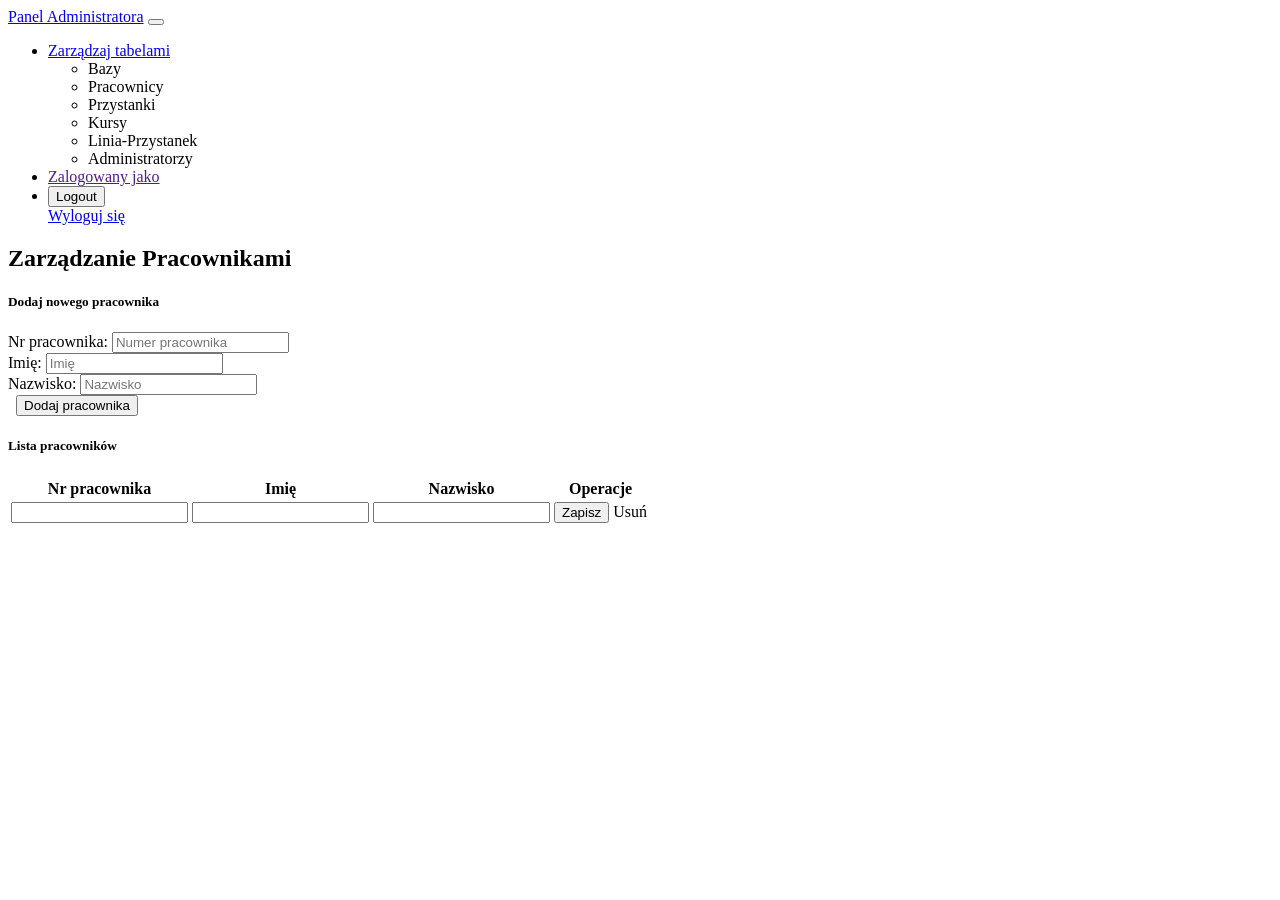
<file: src/main/resources/templates/admin/pracownicy.html>
<!DOCTYPE HTML>
<html lang="en" xmlns:th="http://www.thymeleaf.org"
      xmlns:sec="https://www.thymeleaf.org/thymeleafextras-springsecurity6">
<head>
    <meta charset="UTF-8"/>
    <title>Zarządzanie Pracownikami</title>
    <link th:rel="stylesheet" th:href="@{/webjars/bootstrap/5.3.7/css/bootstrap.min.css} "/>
    <script src="https://cdn.jsdelivr.net/npm/bootstrap@5.3.7/dist/js/bootstrap.bundle.min.js"
            integrity="sha384-FKyoEForCGlyvwx9Hj09JcYn3nv7wiPVlz7YYwJrWVcXK/BmnVDxM+D2scQbITxI"
            crossorigin="anonymous"></script>
</head>
<body>
<!-- Navigation - skopiuj taką samą jak w admin_main.html -->
<nav class="navbar navbar-expand-lg navbar-dark bg-dark static-top">
    <div class="container">
        <a class="navbar-brand" href="/admin/main">Panel Administratora</a>
        <button class="navbar-toggler" type="button" data-bs-toggle="collapse" data-bs-target="#navbarResponsive"
                aria-controls="navbarResponsive" aria-expanded="false" aria-label="Toggle navigation">
            <span class="navbar-toggler-icon"></span>
        </button>
        <div class="collapse navbar-collapse" id="navbarResponsive">
            <ul class="navbar-nav ms-auto">
                <li class="nav-item dropdown">
                    <a class="nav-link dropdown-toggle" href="#" id="navbarDropdown" role="button"
                       data-bs-toggle="dropdown" aria-expanded="false">
                        Zarządzaj tabelami
                    </a>
                    <ul class="dropdown-menu" aria-labelledby="navbarDropdown">
                        <li><a class="dropdown-item" th:href="@{/admin_main}">Bazy</a></li>
                        <li><a class="dropdown-item" th:href="@{/admin/pracownicy}">Pracownicy</a></li>
                        <li><a class="dropdown-item" th:href="@{/admin/przystanki}">Przystanki</a></li>
                        <li><a class="dropdown-item" th:href="@{/admin/kursy}">Kursy</a></li>
                        <li><a class="dropdown-item" th:href="@{/admin/linia-przystanek}">Linia-Przystanek</a></li>
                        <li><a class="dropdown-item" th:href="@{/admin/administratorzy}">Administratorzy</a></li>
                    </ul>
                </li>
                <li class="nav-item active">
                    <a class="nav-link" href="">Zalogowany jako
                        <b style="color:lightskyblue; text-transform:capitalize"
                           sec:authentication="principal.imie"></b>
                    </a>
                </li>
                <li class="nav-item">
                    <form th:action="@{/logout}" method="post" th:hidden="true" name="LogoutForm">
                        <input type="submit" value="Logout" />
                    </form>
                    <a class="nav-link" href="javascript:document.LogoutForm.submit()">Wyloguj się</a>
                </li>
            </ul>
        </div>
    </div>
</nav>

<div class="container">
    <div class="row">
        <div class="col-md-12 mt-4">
            <h2>Zarządzanie Pracownikami</h2>

            <!-- Formularz dodawania nowego pracownika -->
            <div class="card mb-4">
                <div class="card-header">
                    <h5>Dodaj nowego pracownika</h5>
                </div>
                <div class="card-body">
                    <form th:action="@{/admin/savePracownik}" th:object="${pracownik}" method="post">
                        <div class="row">
                            <div class="col-md-3">
                                <div class="form-group">
                                    <label>Nr pracownika:</label>
                                    <input type="text" class="form-control" th:field="*{nr_pracownika}"
                                           placeholder="Numer pracownika" required>
                                </div>
                            </div>
                            <div class="col-md-3">
                                <div class="form-group">
                                    <label>Imię:</label>
                                    <input type="text" class="form-control" th:field="*{imie}"
                                           placeholder="Imię" required>
                                </div>
                            </div>
                            <div class="col-md-3">
                                <div class="form-group">
                                    <label>Nazwisko:</label>
                                    <input type="text" class="form-control" th:field="*{nazwisko}"
                                           placeholder="Nazwisko" required>
                                </div>
                            </div>
                            <div class="col-md-3">
                                <div class="form-group">
                                    <label>&nbsp;</label>
                                    <button type="submit" class="btn btn-success form-control">Dodaj pracownika</button>
                                </div>
                            </div>
                        </div>
                    </form>
                </div>
            </div>

            <!-- Lista pracowników -->
            <div class="card">
                <div class="card-header">
                    <h5>Lista pracowników</h5>
                </div>
                <div class="card-body">
                    <table class="table table-striped">
                        <thead>
                        <tr>
                            <th>Nr pracownika</th>
                            <th>Imię</th>
                            <th>Nazwisko</th>
                            <th>Operacje</th>
                        </tr>
                        </thead>
                        <tbody>
                        <tr th:each="pracownik : ${listPracownicy}">
                            <form th:action="@{/admin/updatePracownik}" th:object="${pracownik}" method="post">
                                <td>
                                    <input type="text" class="form-control" name="nr_pracownika"
                                           th:value="${pracownik.nr_pracownika}" readonly>
                                </td>
                                <td>
                                    <input type="text" class="form-control" name="imie"
                                           th:value="${pracownik.imie}">
                                </td>
                                <td>
                                    <input type="text" class="form-control" name="nazwisko"
                                           th:value="${pracownik.nazwisko}">
                                </td>
                                <td>
                                    <button type="submit" class="btn btn-primary btn-sm">Zapisz</button>
                                    <a th:href="@{'/admin/deletePracownik/' + ${pracownik.nr_pracownika}}"
                                       class="btn btn-danger btn-sm"
                                       onclick="return confirm('Czy na pewno chcesz usunąć tego pracownika?')">
                                        Usuń
                                    </a>
                                </td>
                            </form>
                        </tr>
                        </tbody>
                    </table>
                </div>
            </div>
        </div>
    </div>
</div>
</body>
</html>
</file>
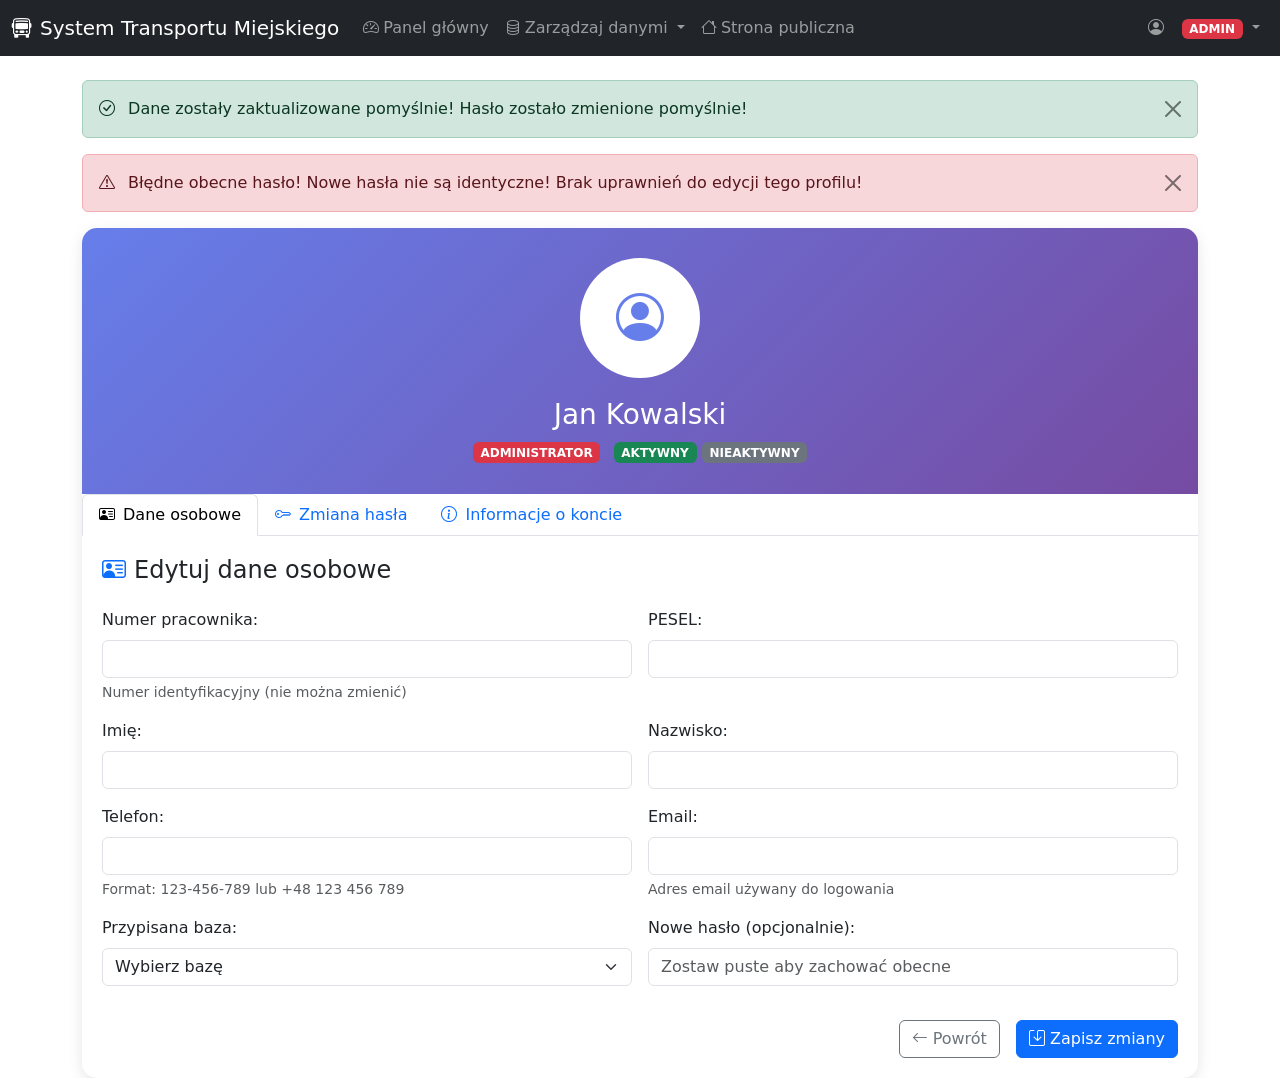
<file: src/main/resources/templates/admin/profil.html>
<!DOCTYPE html>
<html lang="en" xmlns:th="http://www.thymeleaf.org"
      xmlns:sec="https://www.thymeleaf.org/thymeleafextras-springsecurity6">
<head>
    <meta charset="UTF-8">
    <meta name="viewport" content="width=device-width, initial-scale=1">
    <title>Mój profil - Panel Administratora</title>

    <!-- Bootstrap 5 CSS -->
    <link href="https://cdn.jsdelivr.net/npm/bootstrap@5.3.0-alpha1/dist/css/bootstrap.min.css" rel="stylesheet">

    <!-- Bootstrap Icons -->
    <link rel="stylesheet" href="https://cdn.jsdelivr.net/npm/bootstrap-icons@1.10.3/font/bootstrap-icons.css">

    <style>
        .profile-card {
            border-radius: 15px;
            box-shadow: 0 5px 15px rgba(0,0,0,0.1);
            overflow: hidden;
        }
        .profile-header {
            background: linear-gradient(135deg, #667eea 0%, #764ba2 100%);
            color: white;
            padding: 30px;
            text-align: center;
        }
        .profile-avatar {
            width: 120px;
            height: 120px;
            background: white;
            border-radius: 50%;
            display: flex;
            align-items: center;
            justify-content: center;
            margin: 0 auto 20px;
            font-size: 48px;
            color: #667eea;
        }
        .info-item {
            padding: 10px 15px;
            border-bottom: 1px solid #eee;
        }
        .info-label {
            font-weight: 600;
            color: #555;
            min-width: 150px;
        }
        .info-value {
            color: #333;
        }
        .tab-content {
            padding: 20px;
        }
        .password-strength {
            height: 5px;
            margin-top: 5px;
            border-radius: 2px;
            transition: all 0.3s;
        }
        .strength-weak {
            background-color: #dc3545;
            width: 25%;
        }
        .strength-medium {
            background-color: #ffc107;
            width: 50%;
        }
        .strength-strong {
            background-color: #28a745;
            width: 75%;
        }
        .strength-very-strong {
            background-color: #20c997;
            width: 100%;
        }
    </style>
</head>
<body>
<!-- Navigation (taki sam jak w admin_main.html) -->
<nav class="navbar navbar-expand-lg navbar-dark bg-dark">
    <div class="container-fluid">
        <a class="navbar-brand" th:href="@{/admin/main}">
            <i class="bi bi-bus-front me-2"></i>System Transportu Miejskiego
        </a>
        <button class="navbar-toggler" type="button" data-bs-toggle="collapse" data-bs-target="#navbarAdmin">
            <span class="navbar-toggler-icon"></span>
        </button>
        <div class="collapse navbar-collapse" id="navbarAdmin">
            <ul class="navbar-nav me-auto">
                <li class="nav-item">
                    <a class="nav-link" th:href="@{/admin/main}">
                        <i class="bi bi-speedometer2 me-1"></i>Panel główny
                    </a>
                </li>
                <li class="nav-item dropdown">
                    <a class="nav-link dropdown-toggle" href="#" id="navbarDropdown" role="button"
                       data-bs-toggle="dropdown" aria-expanded="false">
                        <i class="bi bi-database me-1"></i>Zarządzaj danymi
                    </a>
                    <ul class="dropdown-menu" aria-labelledby="navbarDropdown">
                        <!-- ... menu takie samo jak wcześniej ... -->
                    </ul>
                </li>
                <li class="nav-item">
                    <a class="nav-link" th:href="@{/}">
                        <i class="bi bi-house me-1"></i>Strona publiczna
                    </a>
                </li>
            </ul>
            <ul class="navbar-nav">
                <li class="nav-item dropdown">
                    <a class="nav-link dropdown-toggle" href="#" id="userDropdown" role="button"
                       data-bs-toggle="dropdown" aria-expanded="false">
                        <i class="bi bi-person-circle me-1"></i>
                        <span style="color:lightskyblue;" sec:authentication="principal.imie"></span>
                        <span class="badge bg-danger ms-2">ADMIN</span>
                    </a>
                    <ul class="dropdown-menu dropdown-menu-end" aria-labelledby="userDropdown">
                        <li>
                            <a class="dropdown-item active" th:href="@{/admin/profil}">
                                <i class="bi bi-person-gear me-2"></i>Mój profil
                            </a>
                        </li>
                        <li>
                            <a class="dropdown-item" href="#zmiana-hasla" onclick="showPasswordTab()">
                                <i class="bi bi-key me-2"></i>Zmień hasło
                            </a>
                        </li>
                        <li><hr class="dropdown-divider"></li>
                        <li>
                            <form th:action="@{/logout}" method="post" style="display: inline;">
                                <button type="submit" class="dropdown-item">
                                    <i class="bi bi-box-arrow-right me-2"></i>Wyloguj się
                                </button>
                            </form>
                        </li>
                    </ul>
                </li>
            </ul>
        </div>
    </div>
</nav>

<div class="container mt-4">
    <!-- Komunikaty o sukcesie/błędach -->
    <div th:if="${param.success}" class="alert alert-success alert-dismissible fade show" role="alert">
        <i class="bi bi-check-circle me-2"></i>
        <span th:if="${param.success == 'updated'}">Dane zostały zaktualizowane pomyślnie!</span>
        <span th:if="${param.success == 'password_changed'}">Hasło zostało zmienione pomyślnie!</span>
        <button type="button" class="btn-close" data-bs-dismiss="alert" aria-label="Close"></button>
    </div>

    <div th:if="${param.error}" class="alert alert-danger alert-dismissible fade show" role="alert">
        <i class="bi bi-exclamation-triangle me-2"></i>
        <span th:if="${param.error == 'wrong_password'}">Błędne obecne hasło!</span>
        <span th:if="${param.error == 'password_mismatch'}">Nowe hasła nie są identyczne!</span>
        <span th:if="${param.error == 'access_denied'}">Brak uprawnień do edycji tego profilu!</span>
        <button type="button" class="btn-close" data-bs-dismiss="alert" aria-label="Close"></button>
    </div>

    <div class="row">
        <div class="col-md-12">
            <div class="profile-card">
                <!-- Nagłówek profilu -->
                <div class="profile-header">
                    <div class="profile-avatar">
                        <i class="bi bi-person-circle"></i>
                    </div>
                    <h3 th:text="${pracownik.imie} + ' ' + ${pracownik.nazwisko}">Jan Kowalski</h3>
                    <p class="mb-0">
                        <span class="badge bg-danger me-2">ADMINISTRATOR</span>
                        <span class="badge bg-success" th:if="${pracownik.aktywny == 'T'}">AKTYWNY</span>
                        <span class="badge bg-secondary" th:if="${pracownik.aktywny != 'T'}">NIEAKTYWNY</span>
                    </p>
                </div>

                <!-- Tabs -->
                <ul class="nav nav-tabs" id="profileTabs" role="tablist">
                    <li class="nav-item" role="presentation">
                        <button class="nav-link active" id="dane-tab" data-bs-toggle="tab"
                                data-bs-target="#dane" type="button" role="tab">
                            <i class="bi bi-person-vcard me-2"></i>Dane osobowe
                        </button>
                    </li>
                    <li class="nav-item" role="presentation">
                        <button class="nav-link" id="haslo-tab" data-bs-toggle="tab"
                                data-bs-target="#haslo" type="button" role="tab">
                            <i class="bi bi-key me-2"></i>Zmiana hasła
                        </button>
                    </li>
                    <li class="nav-item" role="presentation">
                        <button class="nav-link" id="info-tab" data-bs-toggle="tab"
                                data-bs-target="#info" type="button" role="tab">
                            <i class="bi bi-info-circle me-2"></i>Informacje o koncie
                        </button>
                    </li>
                </ul>

                <!-- Zawartość tabów -->
                <div class="tab-content" id="profileTabsContent">
                    <!-- Tab 1: Dane osobowe -->
                    <div class="tab-pane fade show active" id="dane" role="tabpanel">
                        <h4 class="mb-4"><i class="bi bi-person-vcard text-primary me-2"></i>Edytuj dane osobowe</h4>
                        <form th:action="@{/admin/updateProfil}" th:object="${pracownik}" method="post">
                            <div class="row g-3">
                                <div class="col-md-6">
                                    <label class="form-label">Numer pracownika:</label>
                                    <input type="text" class="form-control" th:field="*{nr_pracownika}" readonly>
                                    <div class="form-text">Numer identyfikacyjny (nie można zmienić)</div>
                                </div>
                                <div class="col-md-6">
                                    <label class="form-label">PESEL:</label>
                                    <input type="text" class="form-control" th:field="*{pesel}"
                                           pattern="\d{11}" maxlength="11" required>
                                </div>
                                <div class="col-md-6">
                                    <label class="form-label">Imię:</label>
                                    <input type="text" class="form-control" th:field="*{imie}" required>
                                </div>
                                <div class="col-md-6">
                                    <label class="form-label">Nazwisko:</label>
                                    <input type="text" class="form-control" th:field="*{nazwisko}" required>
                                </div>
                                <div class="col-md-6">
                                    <label class="form-label">Telefon:</label>
                                    <input type="tel" class="form-control" th:field="*{telefon}"
                                           pattern="[0-9+\-\s()]{9,20}" required>
                                    <div class="form-text">Format: 123-456-789 lub +48 123 456 789</div>
                                </div>
                                <div class="col-md-6">
                                    <label class="form-label">Email:</label>
                                    <input type="email" class="form-control" th:field="*{email}" required>
                                    <div class="form-text">Adres email używany do logowania</div>
                                </div>
                                <div class="col-md-6">
                                    <label class="form-label">Przypisana baza:</label>
                                    <select class="form-select" th:field="*{nr_bazy}" required>
                                        <option value="">Wybierz bazę</option>
                                        <option th:each="baza : ${listBazy}"
                                                th:value="${baza.nr_bazy}"
                                                th:text="'Baza ' + ${baza.nr_bazy} + ' - ' + ${baza.nazwa_ulicy}"
                                                th:selected="${pracownik.nr_bazy == baza.nr_bazy}">
                                        </option>
                                    </select>
                                </div>
                                <div class="col-md-6">
                                    <label class="form-label">Nowe hasło (opcjonalnie):</label>
                                    <input type="password" class="form-control" name="nowe_haslo"
                                           id="nowe_haslo_edycja" placeholder="Zostaw puste aby zachować obecne">
                                    <div class="password-strength" id="passwordStrengthEdycja"></div>
                                </div>
                                <div class="col-12 mt-4">
                                    <div class="d-grid gap-2 d-md-flex justify-content-md-end">
                                        <a th:href="@{/admin/main}" class="btn btn-outline-secondary me-2">
                                            <i class="bi bi-arrow-left"></i> Powrót
                                        </a>
                                        <button type="submit" class="btn btn-primary">
                                            <i class="bi bi-save"></i> Zapisz zmiany
                                        </button>
                                    </div>
                                </div>
                            </div>
                        </form>
                    </div>

                    <!-- Tab 2: Zmiana hasła -->
                    <div class="tab-pane fade" id="haslo" role="tabpanel" id="zmiana-hasla">
                        <h4 class="mb-4"><i class="bi bi-key text-warning me-2"></i>Zmień hasło</h4>
                        <form th:action="@{/admin/zmienHaslo}" method="post" id="passwordForm">
                            <div class="row g-3">
                                <div class="col-md-12">
                                    <div class="alert alert-info">
                                        <i class="bi bi-info-circle"></i>
                                        Hasło musi zawierać co najmniej 8 znaków, w tym dużą literę, cyfrę i znak specjalny.
                                    </div>
                                </div>
                                <div class="col-md-6">
                                    <label class="form-label">Obecne hasło:</label>
                                    <input type="password" class="form-control" name="stare_haslo" required>
                                </div>
                                <div class="col-md-6">
                                    <label class="form-label">Nowe hasło:</label>
                                    <input type="password" class="form-control" name="nowe_haslo"
                                           id="nowe_haslo" required>
                                    <div class="password-strength" id="passwordStrength"></div>
                                    <small class="form-text" id="passwordFeedback"></small>
                                </div>
                                <div class="col-md-6">
                                    <label class="form-label">Powtórz nowe hasło:</label>
                                    <input type="password" class="form-control" name="powtorz_haslo"
                                           id="powtorz_haslo" required>
                                    <small class="form-text text-danger" id="passwordMatchFeedback"></small>
                                </div>
                                <div class="col-md-6">
                                    <div class="form-check mt-4 pt-4">
                                        <input class="form-check-input" type="checkbox"
                                               id="showPassword">
                                        <label class="form-check-label" for="showPassword">
                                            Pokaż hasła
                                        </label>
                                    </div>
                                </div>
                                <div class="col-12 mt-4">
                                    <div class="d-grid gap-2 d-md-flex justify-content-md-end">
                                        <button type="button" class="btn btn-outline-secondary me-2"
                                                onclick="resetPasswordForm()">
                                            <i class="bi bi-x-circle"></i> Anuluj
                                        </button>
                                        <button type="submit" class="btn btn-warning" id="submitPasswordBtn" disabled>
                                            <i class="bi bi-key-fill"></i> Zmień hasło
                                        </button>
                                    </div>
                                </div>
                            </div>
                        </form>
                    </div>

                    <!-- Tab 3: Informacje o koncie -->
                    <div class="tab-pane fade" id="info" role="tabpanel">
                        <h4 class="mb-4"><i class="bi bi-info-circle text-info me-2"></i>Informacje o koncie</h4>
                        <div class="list-group">
                            <div class="list-group-item">
                                <div class="d-flex w-100 justify-content-between">
                                    <h6 class="mb-1"><i class="bi bi-person-badge me-2"></i>Status konta</h6>
                                    <span class="badge" th:class="${pracownik.aktywny == 'T'} ? 'bg-success' : 'bg-secondary'"
                                          th:text="${pracownik.aktywny == 'T'} ? 'AKTYWNE' : 'NIEAKTYWNE'">
                                        </span>
                                </div>
                                <p class="mb-1">Konto administratora systemu transportu miejskiego</p>
                                <small>Pełny dostęp do wszystkich modułów systemu</small>
                            </div>
                            <div class="list-group-item">
                                <div class="d-flex w-100 justify-content-between">
                                    <h6 class="mb-1"><i class="bi bi-calendar-event me-2"></i>Data rejestracji</h6>
                                    <small>System zarządzania transportem</small>
                                </div>
                                <p class="mb-1">Konto utworzone w systemie zarządzania transportem miejskim</p>
                                <small>Dostęp do: zarządzania bazami, pracownikami, liniami, przystankami, kursami</small>
                            </div>
                            <div class="list-group-item">
                                <div class="d-flex w-100 justify-content-between">
                                    <h6 class="mb-1"><i class="bi bi-shield-check me-2"></i>Uprawnienia</h6>
                                    <span class="badge bg-danger">ADMIN</span>
                                </div>
                                <p class="mb-1">Pełne uprawnienia administratora systemu</p>
                                <small>Możliwość dodawania, edycji i usuwania wszystkich rekordów w systemie</small>
                            </div>
                            <div class="list-group-item">
                                <div class="d-flex w-100 justify-content-between">
                                    <h6 class="mb-1"><i class="bi bi-clock-history me-2"></i>Ostatnia aktywność</h6>
                                    <small>Dzisiaj</small>
                                </div>
                                <p class="mb-1">Zalogowany przez panel administratora</p>
                                <small>IP: 192.168.1.1 | Przeglądarka: Chrome 120</small>
                            </div>
                        </div>

                        <div class="alert alert-warning mt-4">
                            <h6><i class="bi bi-exclamation-triangle me-2"></i>Ważne informacje</h6>
                            <ul class="mb-0">
                                <li>Zmiana adresu email wymaga ponownego logowania</li>
                                <li>Hasło powinno być zmieniane regularnie co 90 dni</li>
                                <li>Nie udostępniaj swoich danych logowania osobom trzecim</li>
                                <li>W przypadku utraty dostępu skontaktuj się z głównym administratorem</li>
                            </ul>
                        </div>
                    </div>
                </div>
            </div>
        </div>
    </div>
</div>

<!-- Bootstrap JS Bundle with Popper -->
<script src="https://cdn.jsdelivr.net/npm/bootstrap@5.3.0-alpha1/dist/js/bootstrap.bundle.min.js"></script>

<script>
    // Funkcja do pokazywania/ukrywania haseł
    document.getElementById('showPassword').addEventListener('change', function() {
        const passwordFields = document.querySelectorAll('input[type="password"]');
        passwordFields.forEach(field => {
            field.type = this.checked ? 'text' : 'password';
        });
    });

    // Walidacja siły hasła
    function checkPasswordStrength(password) {
        let strength = 0;
        const strengthBar = document.getElementById('passwordStrength');
        const feedback = document.getElementById('passwordFeedback');
        const submitBtn = document.getElementById('submitPasswordBtn');

        if (password.length >= 8) strength++;
        if (/[A-Z]/.test(password)) strength++;
        if (/[0-9]/.test(password)) strength++;
        if (/[^A-Za-z0-9]/.test(password)) strength++;

        // Reset bar
        strengthBar.className = 'password-strength';

        switch(strength) {
            case 0:
            case 1:
                strengthBar.classList.add('strength-weak');
                feedback.textContent = 'Hasło bardzo słabe';
                feedback.className = 'form-text text-danger';
                submitBtn.disabled = true;
                break;
            case 2:
                strengthBar.classList.add('strength-medium');
                feedback.textContent = 'Hasło średnie';
                feedback.className = 'form-text text-warning';
                submitBtn.disabled = false;
                break;
            case 3:
                strengthBar.classList.add('strength-strong');
                feedback.textContent = 'Hasło dobre';
                feedback.className = 'form-text text-success';
                submitBtn.disabled = false;
                break;
            case 4:
                strengthBar.classList.add('strength-very-strong');
                feedback.textContent = 'Hasło bardzo silne';
                feedback.className = 'form-text text-success';
                submitBtn.disabled = false;
                break;
        }
    }

    // Sprawdź czy hasła się zgadzają
    function checkPasswordMatch() {
        const password = document.getElementById('nowe_haslo').value;
        const confirmPassword = document.getElementById('powtorz_haslo').value;
        const feedback = document.getElementById('passwordMatchFeedback');
        const submitBtn = document.getElementById('submitPasswordBtn');

        if (confirmPassword === '') {
            feedback.textContent = '';
            return;
        }

        if (password === confirmPassword) {
            feedback.textContent = 'Hasła są identyczne ✓';
            feedback.className = 'form-text text-success';
            submitBtn.disabled = false;
        } else {
            feedback.textContent = 'Hasła nie są identyczne ✗';
            feedback.className = 'form-text text-danger';
            submitBtn.disabled = true;
        }
    }

    // Event listeners
    document.getElementById('nowe_haslo').addEventListener('input', function() {
        checkPasswordStrength(this.value);
        checkPasswordMatch();
    });

    document.getElementById('powtorz_haslo').addEventListener('input', checkPasswordMatch);

    // Dla edycji profilu
    document.getElementById('nowe_haslo_edycja')?.addEventListener('input', function() {
        const strengthBar = document.getElementById('passwordStrengthEdycja');
        const password = this.value;

        if (password === '') {
            strengthBar.className = 'password-strength';
            return;
        }

        let strength = 0;
        if (password.length >= 8) strength++;
        if (/[A-Z]/.test(password)) strength++;
        if (/[0-9]/.test(password)) strength++;
        if (/[^A-Za-z0-9]/.test(password)) strength++;

        strengthBar.className = 'password-strength';

        if (strength <= 1) strengthBar.classList.add('strength-weak');
        else if (strength === 2) strengthBar.classList.add('strength-medium');
        else if (strength === 3) strengthBar.classList.add('strength-strong');
        else strengthBar.classList.add('strength-very-strong');
    });

    // Funkcja do resetowania formularza zmiany hasła
    function resetPasswordForm() {
        document.getElementById('passwordForm').reset();
        document.getElementById('passwordStrength').className = 'password-strength';
        document.getElementById('passwordFeedback').textContent = '';
        document.getElementById('passwordMatchFeedback').textContent = '';
        document.getElementById('submitPasswordBtn').disabled = true;
        document.getElementById('showPassword').checked = false;

        // Przywróć typ password
        const passwordFields = document.querySelectorAll('#haslo input[type="text"]');
        passwordFields.forEach(field => {
            if (field.name.includes('haslo')) {
                field.type = 'password';
            }
        });
    }

    // Funkcja do pokazania taba zmiany hasła (używana z dropdown menu)
    function showPasswordTab() {
        const passwordTab = new bootstrap.Tab(document.getElementById('haslo-tab'));
        passwordTab.show();

        // Przewiń do sekcji
        setTimeout(() => {
            document.getElementById('zmiana-hasla').scrollIntoView({ behavior: 'smooth' });
        }, 300);
    }

    // Jeśli w URL jest hash #zmiana-hasla, pokaż odpowiedni tab
    document.addEventListener('DOMContentLoaded', function() {
        if (window.location.hash === '#zmiana-hasla') {
            showPasswordTab();
        }

        // Obsługa komunikatów z URL
        const urlParams = new URLSearchParams(window.location.search);
        if (urlParams.get('error') === 'wrong_password') {
            showPasswordTab();
        }
    });

    // Inicjalizacja dropdownów Bootstrap
    document.addEventListener('DOMContentLoaded', function() {
        var dropdownElementList = [].slice.call(document.querySelectorAll('.dropdown-toggle'));
        var dropdownList = dropdownElementList.map(function (dropdownToggleEl) {
            return new bootstrap.Dropdown(dropdownToggleEl);
        });

        var tabEl = document.querySelectorAll('button[data-bs-toggle="tab"]');
        var tabList = [...tabEl].map(function (tabTriggerEl) {
            return new bootstrap.Tab(tabTriggerEl);
        });
    });
</script>
</body>
</html>
</file>
